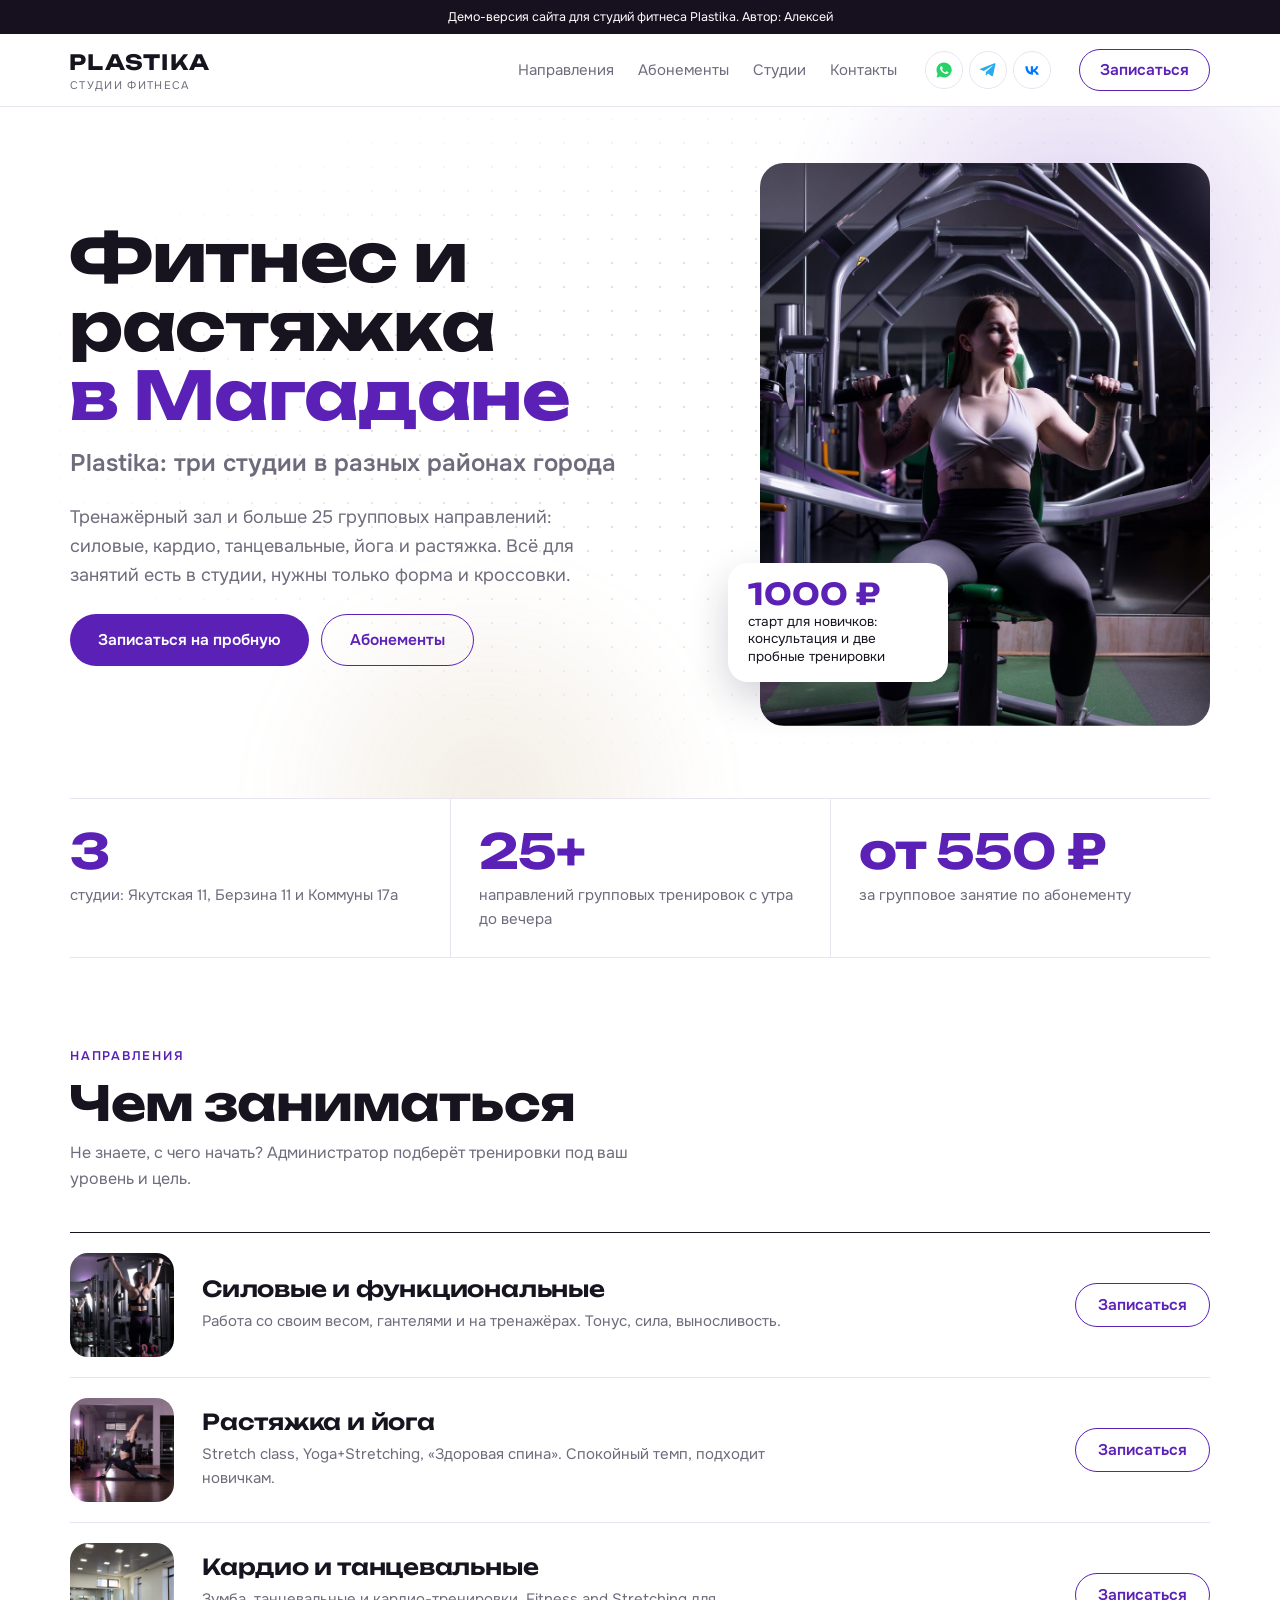
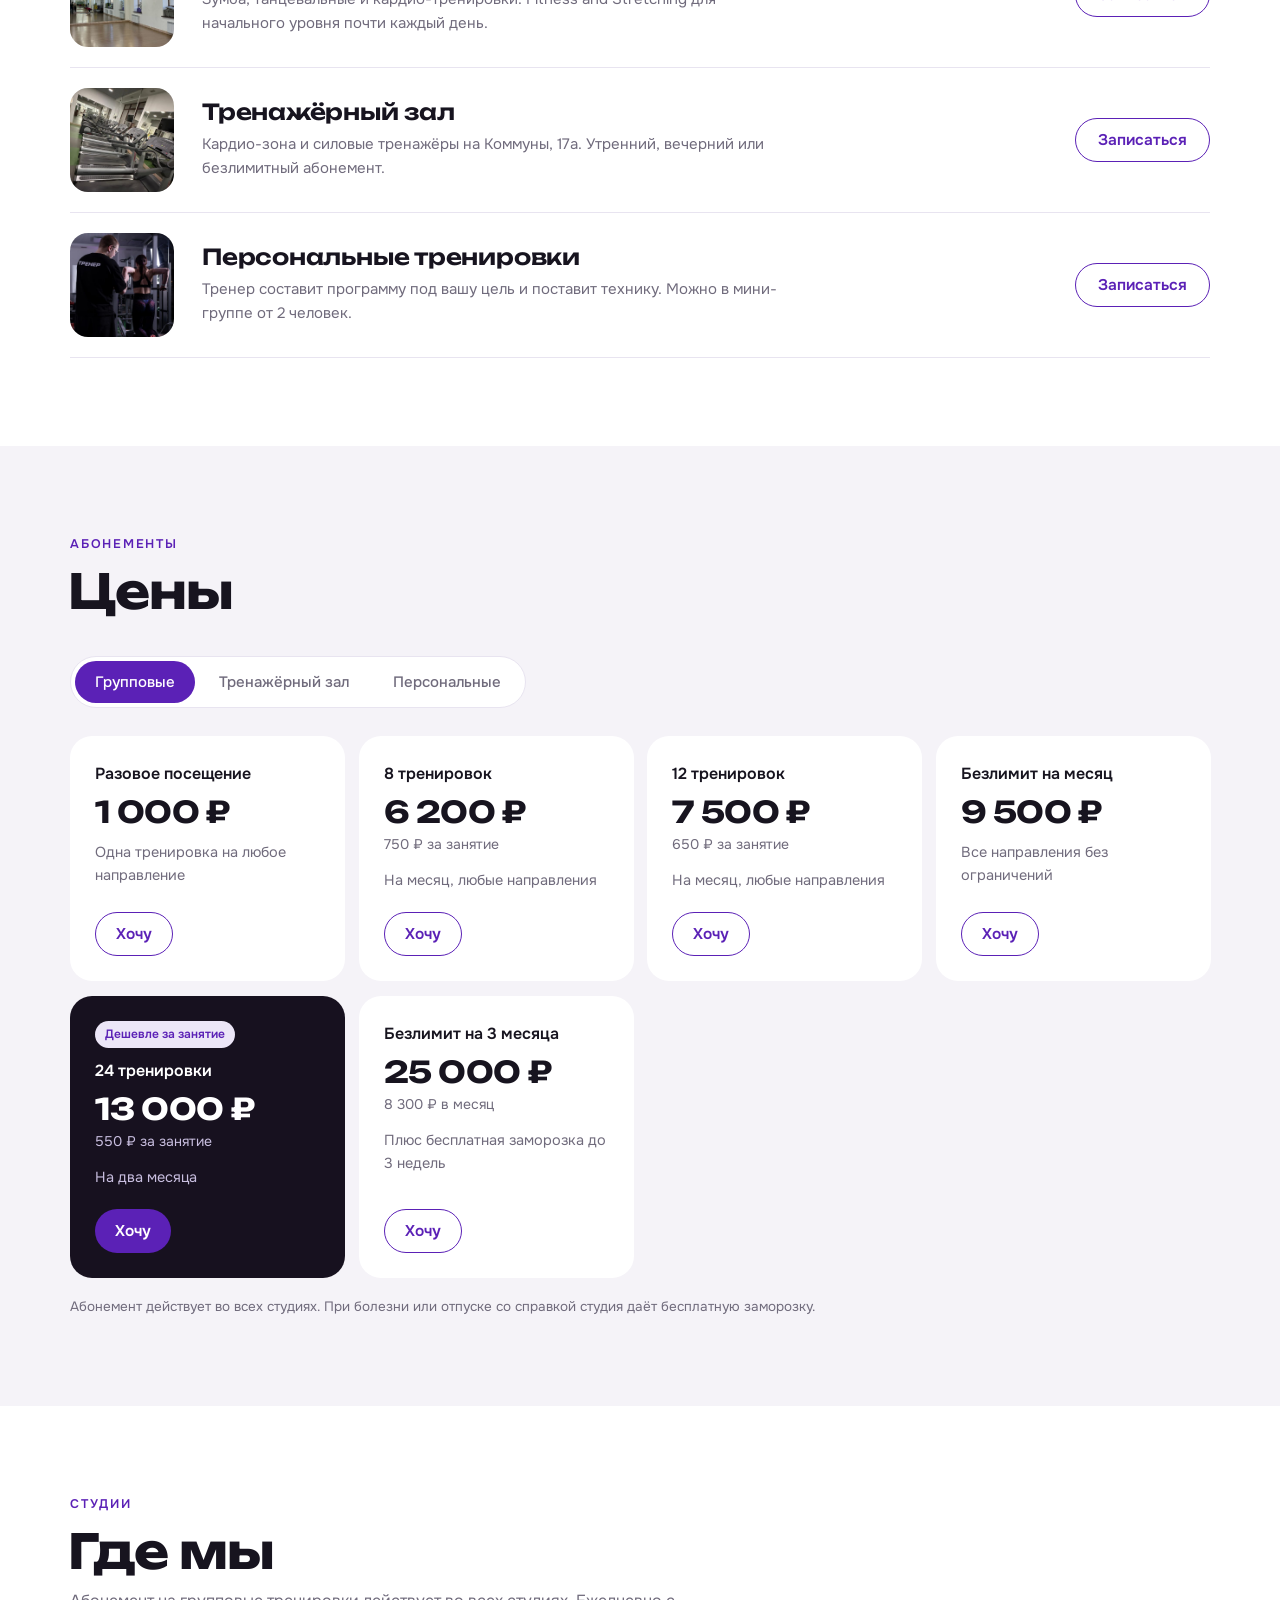
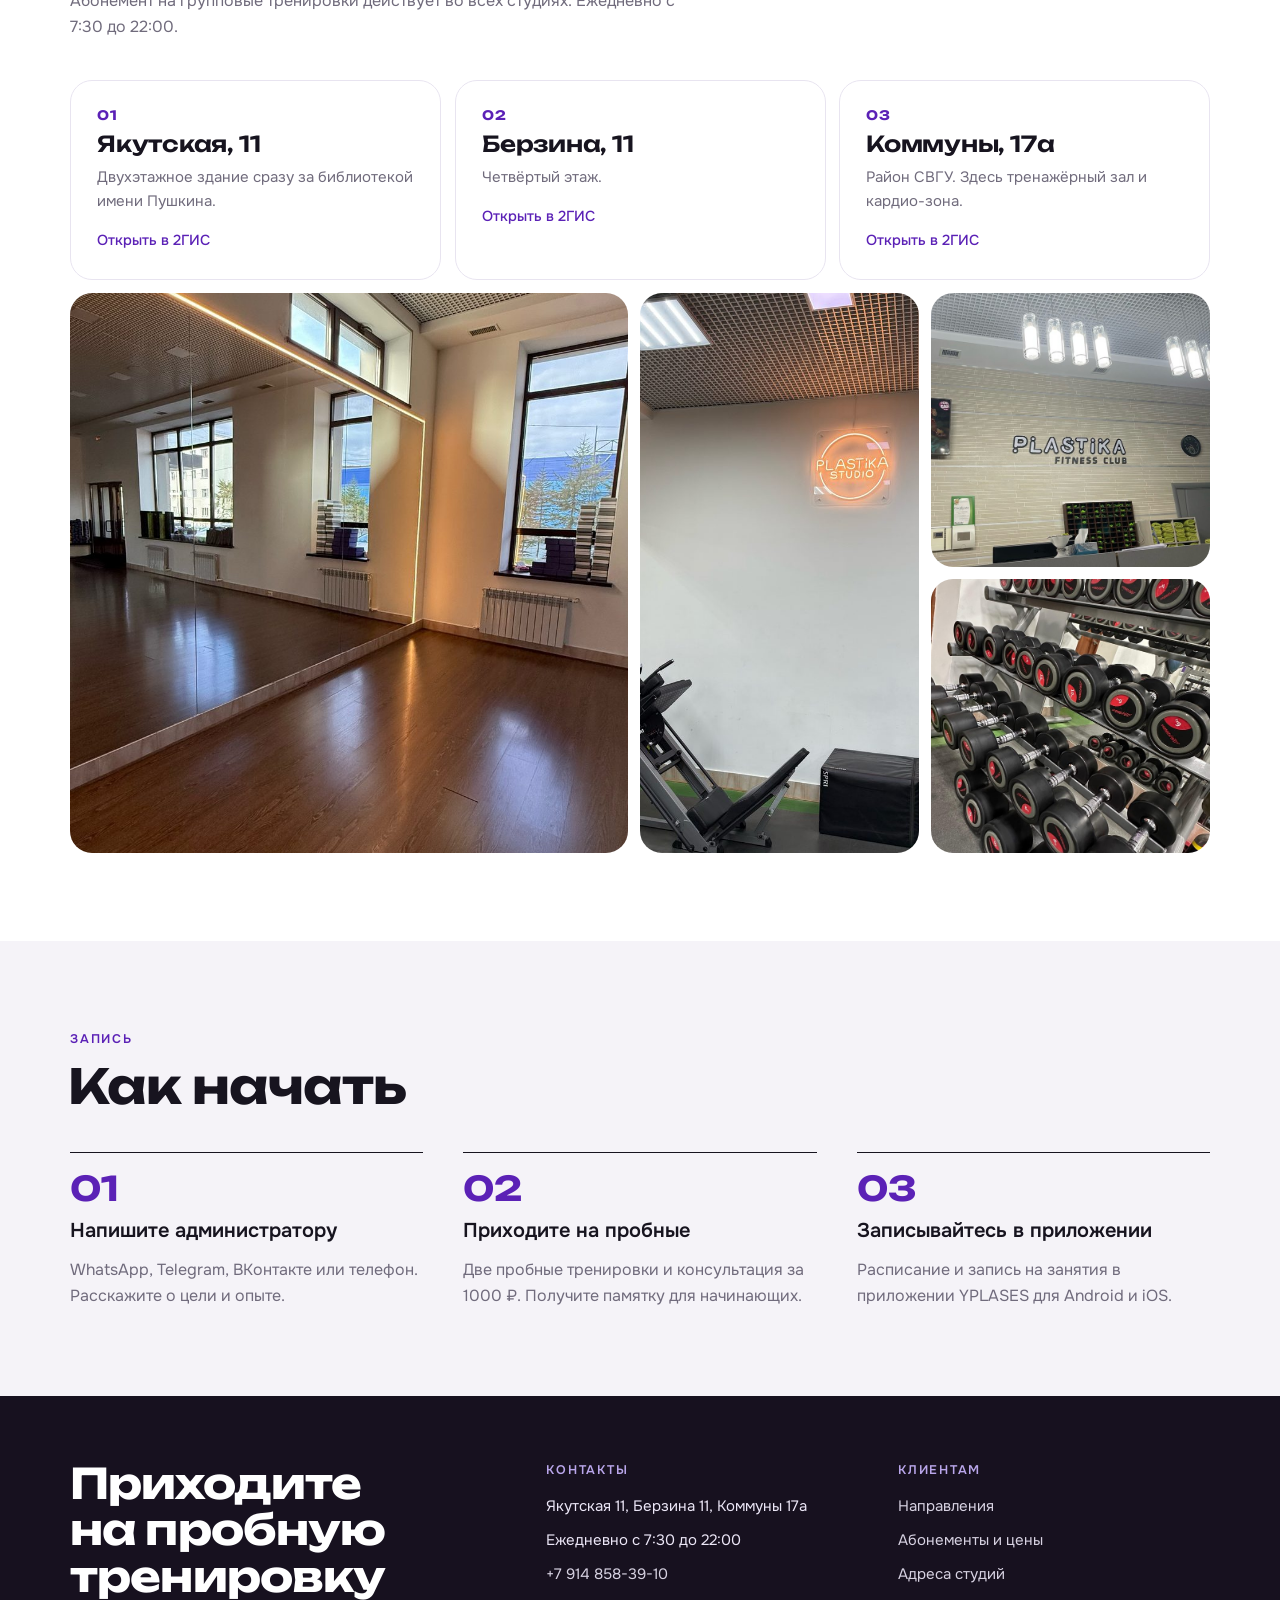
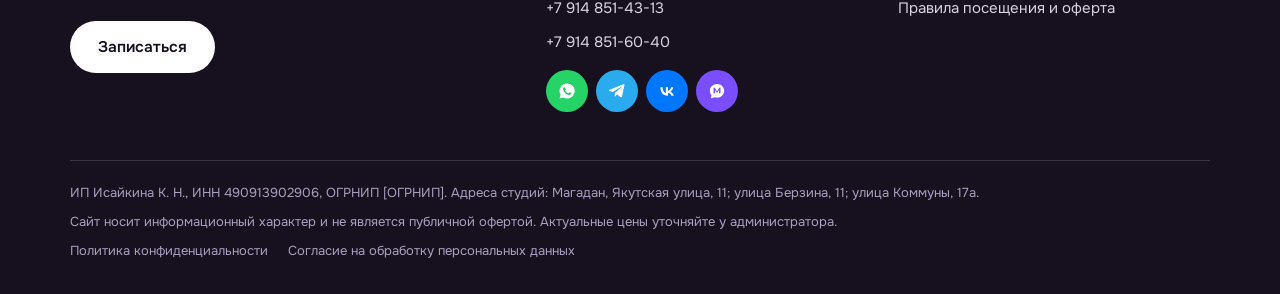
<file: index.html>
<!doctype html>
<html lang="ru">
<head>
<meta charset="utf-8">
<meta name="viewport" content="width=device-width, initial-scale=1">
<meta name="robots" content="noindex, nofollow">
<title>Plastika: фитнес и растяжка в Магадане</title>
<meta name="description" content="Студии фитнеса Plastika в Магадане: Якутская 11, Берзина 11, Коммуны 17а. Тренажёрный зал, групповые тренировки, растяжка, персональные тренировки.">
<link rel="icon" href="data:image/svg+xml,%3Csvg xmlns='http://www.w3.org/2000/svg' viewBox='0 0 32 32'%3E%3Crect width='32' height='32' rx='16' fill='%235b21b6'/%3E%3Ctext x='16' y='22' text-anchor='middle' font-family='Arial Black,Arial' font-weight='900' font-size='17' fill='%23fff'%3EP%3C/text%3E%3C/svg%3E">
<link rel="preconnect" href="https://fonts.googleapis.com">
<link rel="stylesheet" href="https://fonts.googleapis.com/css2?family=Unbounded:wght@600;700&family=Onest:wght@400;500;600&display=swap">
<style>
/* Цвета из прайса студии: фиолетовый с переходом в розовый. Белая страница, кнопки-капсулы,
   абонементы во вкладках, тёмно-фиолетовый подвал. */
:root {
  --bg: #ffffff;
  --soft: #f5f3f8;
  --ink: #17141f;
  --muted: #706b7c;
  --line: #e8e4f0;
  --accent: #5b21b6;
  --accent-deep: #45178c;
  --dark: #17111f;
  --wa: #25d366; --tg: #2aabee; --vk: #0077ff; --max: #7a4dff;
  --f: "Onest", system-ui, -apple-system, "Segoe UI", sans-serif;
  --fd: "Unbounded", "Arial Black", sans-serif;
  --wrap: 1180px;
}
* { box-sizing: border-box }
html { scroll-behavior: smooth }
body { margin: 0; background: var(--bg); color: var(--ink); font: 400 16px/1.6 var(--f); -webkit-font-smoothing: antialiased }
img { display: block; max-width: 100% }
a { color: inherit }
button { font: inherit; color: inherit }
.wrap { max-width: var(--wrap); margin: 0 auto; padding-inline: 20px }
h1, h2, h3 { margin: 0; font-weight: 700; text-wrap: balance }
h1, h2 { font-family: var(--fd); letter-spacing: -0.02em }
.ico { width: 18px; height: 18px; flex: 0 0 auto; fill: currentColor }
.eyebrow { font-size: 12.5px; letter-spacing: .14em; text-transform: uppercase; color: var(--accent); font-weight: 600 }

.demo { background: var(--dark); color: #fff; font-size: 12.5px; text-align: center; padding: 7px 16px }

header { position: sticky; top: 0; z-index: 30; background: rgba(255,255,255,.94); backdrop-filter: blur(10px); border-bottom: 1px solid var(--line) }
.bar { display: flex; align-items: center; gap: 28px; height: 72px }
.logo { text-decoration: none; display: grid; gap: 5px; line-height: 1; margin-right: auto }
.logo b { font: 700 21px var(--fd); letter-spacing: .06em; color: var(--ink); margin-left: -1px }
.logo small { font-size: 11px; color: var(--muted); letter-spacing: .12em; text-transform: uppercase }
nav { display: flex; gap: 24px; font-size: 15px }
nav a { text-decoration: none; color: var(--muted); transition: color .2s }
nav a:hover { color: var(--ink) }
.icons { display: flex; gap: 6px }
.icons a { width: 38px; height: 38px; border-radius: 50%; display: grid; place-items: center; border: 1px solid var(--line); transition: border-color .2s, transform .2s }
.icons a:hover { transform: translateY(-1px); border-color: currentColor }
.icons .wa { color: var(--wa) } .icons .tg { color: var(--tg) } .icons .vk { color: var(--vk) }
@media (max-width: 960px) { nav { display: none } .bar { gap: 12px } }
@media (max-width: 560px) { .icons .vk, .bar .pill-out { display: none } }

.pill, .pill-out { display: inline-flex; align-items: center; justify-content: center; gap: 8px; height: 52px; padding: 0 28px; border-radius: 999px; font: 600 15.5px var(--f); text-decoration: none; cursor: pointer; white-space: nowrap; transition: background .25s, color .25s, transform .15s, box-shadow .25s, border-color .25s }
.pill { background: var(--accent); color: #fff; border: 0 }
.pill:hover { background: var(--accent-deep); box-shadow: 0 10px 26px rgba(91,33,182,.28) }
.pill-out { background: transparent; color: var(--accent); border: 1.5px solid var(--accent) }
.pill-out:hover { background: var(--accent); color: #fff }
.pill:active, .pill-out:active { transform: scale(.97) }
.bar .pill-out { height: 42px; padding: 0 20px }

/* первый экран */
.hero { display: grid; grid-template-columns: minmax(0, 1.1fr) minmax(0, .9fr); gap: 56px; align-items: center; padding-block: 56px 72px }
.hero-text { display: grid; gap: 24px }
.hero h1 { font-size: clamp(38px, 5.2vw, 72px); line-height: 1.04; margin-left: -0.015em }
.hero h1 .acc { color: var(--accent) }
/* буквы заголовка тянутся к курсору: подъём и смена цвета с плавным затуханием по расстоянию */
.hero h1 { position: relative } /* offsetParent для букв: их исходные места не зависят от сдвига */
.hero h1 .w { display: inline-block; white-space: nowrap }
/* буквы рассыпаются от курсора и пружинят обратно */
.hero h1 .ch { display: inline-block; --t: 0; --dx: 0px; --dy: 0px; --r: 0deg; --from: var(--ink); --to: var(--accent);
  color: color-mix(in srgb, var(--to) calc(var(--t) * 100%), var(--from));
  transform: translate(var(--dx), var(--dy)) rotate(var(--r));
  transition: transform .6s cubic-bezier(.34,1.56,.64,1), color .4s }

/* фон первого экрана: сетка точек, свечение и подсветка точек вокруг курсора */
.hero-zone { position: relative; overflow: hidden; --mx: 70%; --my: 40% }
.hero-zone > .wrap { position: relative; z-index: 1 }
.hero-bg { position: absolute; inset: 0; pointer-events: none }
.hero-bg .dots, .hero-bg .lit { position: absolute; inset: 0; background-image: radial-gradient(circle, var(--c) 1.2px, transparent 1.6px); background-size: 24px 24px }
.hero-bg .dots { --c: rgba(23,20,31,.13); -webkit-mask: radial-gradient(ellipse 80% 70% at 60% 45%, #000 30%, transparent 75%); mask: radial-gradient(ellipse 80% 70% at 60% 45%, #000 30%, transparent 75%) }
.hero-bg .lit { --c: rgba(91,33,182,.75); -webkit-mask: radial-gradient(circle 190px at var(--mx) var(--my), #000, transparent 70%); mask: radial-gradient(circle 190px at var(--mx) var(--my), #000, transparent 70%); opacity: 0; transition: opacity .4s }
.hero-zone:hover .hero-bg .lit { opacity: 1 }
.hero-bg .glow { position: absolute; width: 640px; height: 640px; right: -120px; top: -160px; border-radius: 50%; background: radial-gradient(circle, rgba(91,33,182,.22), rgba(91,33,182,0) 65%); filter: blur(20px); animation: drift 18s ease-in-out infinite alternate }
.hero-bg .glow.two { width: 520px; height: 520px; right: auto; left: 18%; top: auto; bottom: -260px; background: radial-gradient(circle, rgba(176,141,87,.16), rgba(176,141,87,0) 65%); animation-duration: 23s; animation-direction: alternate-reverse }
@keyframes drift { 0% { transform: translate(0, 0) scale(1) } 50% { transform: translate(-60px, 40px) scale(1.08) } 100% { transform: translate(30px, 80px) scale(.95) } }

/* наклон за курсором: карточки, студии, фото первого экрана */
.tilt { transform-style: preserve-3d; will-change: transform; transition: transform .5s cubic-bezier(.2,.7,.2,1) }
.tilt.moving { transition: transform .08s linear }
.tilt::after { content: ""; position: absolute; inset: 0; border-radius: inherit; pointer-events: none; opacity: 0; transition: opacity .3s;
  background: radial-gradient(circle 220px at var(--gx, 50%) var(--gy, 50%), rgba(255,255,255,.35), transparent 60%) }
.tilt.moving::after { opacity: 1 }
.card, .studio, .shot .frame { position: relative }
.hero h1 .acc .ch { --from: var(--accent); --to: #2a0e5c }
.hero .who { margin: -6px 0 0; font: 600 clamp(19px, 2vw, 24px)/1.3 var(--f) }
.hero p { margin: 0; font-size: 18px; color: var(--muted); max-width: 31em }
.cta { display: flex; flex-wrap: wrap; gap: 12px }
.shot { position: relative; justify-self: end; width: min(100%, 450px) }
.shot .frame { border-radius: 24px; overflow: hidden; aspect-ratio: 4 / 5 }
.shot .frame img { width: 100%; height: 100%; object-fit: cover }
.tag { position: absolute; left: -32px; bottom: 44px; background: #fff; border-radius: 20px; padding: 16px 20px; display: grid; gap: 4px; box-shadow: 0 16px 40px rgba(29,18,51,.2); max-width: 220px }
.tag b { font: 700 30px/1 var(--fd); color: var(--accent) }
.tag span { font-size: 13.5px; line-height: 1.3; color: var(--ink) }
@media (max-width: 900px) {
  .hero { grid-template-columns: minmax(0, 1fr); gap: 36px; padding-block: 32px 48px }
  .shot { justify-self: center; width: min(100%, 380px) }
  .tag { left: -8px }
}

.facts { display: grid; grid-template-columns: repeat(3, minmax(0, 1fr)); border-block: 1px solid var(--line) }
.fact { padding: 28px 28px 26px; display: grid; gap: 8px; align-content: start }
.fact + .fact { border-left: 1px solid var(--line) }
.fact:first-child { padding-left: 0 }
.fact b { font: 700 clamp(32px, 3.8vw, 48px)/1 var(--fd); letter-spacing: -0.02em; color: var(--accent) }
.fact span { color: var(--muted); font-size: 15px }
@media (max-width: 720px) { .facts { grid-template-columns: minmax(0, 1fr) } .fact + .fact { border-left: 0; border-top: 1px solid var(--line) } .fact { padding-inline: 0 } }

section { padding-block: 88px }
.sec-head { display: grid; gap: 12px; margin-bottom: 40px }
.sec-head h2 { font-size: clamp(30px, 3.8vw, 48px); line-height: 1.06; margin-left: -0.045em }
.sec-head p { margin: 0; color: var(--muted); max-width: 38em }

/* направления */
.list { border-top: 1px solid var(--ink) }
.row { display: grid; grid-template-columns: 104px minmax(0, 1fr) auto; gap: 28px; align-items: center; padding-block: 20px; border-bottom: 1px solid var(--line) }
.row .ph { width: 104px; aspect-ratio: 1; border-radius: 18px; overflow: hidden; background: var(--soft) }
.row .ph img { width: 100%; height: 100%; object-fit: cover; transition: transform .6s cubic-bezier(.2,.7,.2,1) }
.row:hover .ph img { transform: scale(1.07) }
.row h3 { font: 600 clamp(18px, 1.9vw, 22px)/1.2 var(--fd); letter-spacing: -0.01em }
.row p { margin: 6px 0 0; color: var(--muted); font-size: 15px; max-width: 40em }
.row .pill-out { height: 44px; padding: 0 22px }
@media (max-width: 820px) {
  .row { grid-template-columns: 80px minmax(0, 1fr); gap: 12px 18px; align-items: start }
  .row .ph { width: 80px; grid-row: span 2 }
  .row .pill-out { justify-self: start }
}

/* абонементы: вкладки и карточки */
.prices-sec { background: var(--soft) }
.tabs { display: inline-flex; gap: 4px; padding: 4px; background: #fff; border-radius: 999px; border: 1px solid var(--line); margin-bottom: 28px; max-width: 100%; overflow-x: auto }
.tabs button { border: 0; background: transparent; height: 42px; padding: 0 20px; border-radius: 999px; font-weight: 500; font-size: 15px; cursor: pointer; white-space: nowrap; color: var(--muted); transition: background .2s, color .2s }
.tabs button[aria-selected="true"] { background: var(--accent); color: #fff }
.cards { display: grid; grid-template-columns: repeat(auto-fill, minmax(240px, 1fr)); gap: 14px }
.card { background: #fff; border-radius: 22px; padding: 24px; display: flex; flex-direction: column; align-items: flex-start; gap: 10px; border: 1px solid transparent; transition: border-color .2s, transform .2s }
.card:hover { border-color: var(--accent) }
.card.hit { background: var(--dark); color: #fff }
.card.hit .per, .card.hit p { color: #c9bfe0 }
.card .name { font-weight: 600; font-size: 16px }
.card .sum { font: 700 30px/1 var(--fd); letter-spacing: -0.02em }
.card .per { color: var(--muted); font-size: 14px; margin-top: -4px }
.card p { margin: 4px 0 0; color: var(--muted); font-size: 14.5px }
.card .badge-hit { justify-self: start; font-size: 12px; font-weight: 600; padding: 4px 10px; border-radius: 999px; background: #ece6f7; color: var(--accent) }
.card .pill, .card .pill-out { margin-top: auto; height: 44px; padding: 0 20px }
.card p { flex: 0 0 auto; margin-bottom: 10px }
.card.hit .pill-out { color: #fff; border-color: rgba(255,255,255,.5) }
.card.hit .pill-out:hover { background: #fff; color: var(--dark) }
.p-note { margin: 18px 0 0; font-size: 13.5px; color: var(--muted) }

/* студии */
.studios { display: grid; grid-template-columns: repeat(3, minmax(0, 1fr)); gap: 14px }
@media (max-width: 860px) { .studios { grid-template-columns: minmax(0, 1fr) } }
.studio { border: 1px solid var(--line); border-radius: 22px; padding: 26px; display: grid; gap: 8px; align-content: start }
.studio .n { font: 700 13px var(--fd); color: var(--accent); letter-spacing: .04em }
.studio h3 { font: 600 22px/1.2 var(--fd); letter-spacing: -0.01em }
.studio p { margin: 0; color: var(--muted); font-size: 15px }
.studio a { margin-top: 8px; font-size: 14.5px; color: var(--accent); font-weight: 500; text-decoration: none }
.studio a:hover { text-decoration: underline }

.gal { display: grid; grid-template-columns: 2fr 1fr 1fr; grid-template-rows: 1fr 1fr; gap: 12px; height: 560px; margin-top: 14px }
.gal div { border-radius: 22px; overflow: hidden; background: var(--soft) }
.gal div:first-child, .gal div:nth-child(2) { grid-row: span 2 }
.gal img { width: 100%; height: 100%; object-fit: cover; transition: transform .8s cubic-bezier(.2,.7,.2,1) }
.gal div:hover img { transform: scale(1.04) }
@media (max-width: 760px) { .gal { grid-template-columns: 1fr 1fr; grid-template-rows: 220px 220px 220px; height: auto } .gal div:first-child { grid-column: span 2; grid-row: auto } }

.steps-sec { background: var(--soft) }
.steps { display: grid; grid-template-columns: repeat(3, minmax(0, 1fr)); gap: 40px }
@media (max-width: 800px) { .steps { grid-template-columns: minmax(0, 1fr); gap: 28px } }
.step { display: grid; gap: 10px; align-content: start; border-top: 1px solid var(--ink); padding-top: 18px }
.step .n { font: 700 34px/1 var(--fd); color: var(--accent) }
.step h3 { font-size: 20px; font-weight: 600 }
.step p { margin: 0; color: var(--muted) }

footer { background: var(--dark); color: #ece7f7; padding-block: 64px 32px }
footer a { color: inherit }
.f-top { display: grid; grid-template-columns: 1.4fr 1fr 1fr; gap: 40px; align-items: start }
@media (max-width: 860px) { .f-top { grid-template-columns: minmax(0, 1fr) } }
.f-top h2 { font-size: clamp(28px, 3.4vw, 42px); line-height: 1.1; color: #fff }
.f-top .pill { margin-top: 22px; background: #fff; color: var(--dark) }
.f-top .pill:hover { background: #ece4ff }
.fcol { display: grid; gap: 10px; font-size: 15px; align-content: start }
.fcol h4 { margin: 0 0 4px; font-size: 12.5px; letter-spacing: .14em; text-transform: uppercase; color: #b9a6ea; font-weight: 600 }
.fcol a { text-decoration: none; opacity: .9 }
.fcol a:hover { opacity: 1; text-decoration: underline }
.soc { display: flex; gap: 8px; margin-top: 6px; flex-wrap: wrap }
.soc a { width: 42px; height: 42px; border-radius: 50%; display: grid; place-items: center; color: #fff; opacity: 1 }
.soc .wa { background: var(--wa) } .soc .tg { background: var(--tg) } .soc .vk { background: var(--vk) } .soc .max { background: var(--max) }
.legal { border-top: 1px solid rgba(255,255,255,.14); margin-top: 48px; padding-top: 22px; display: grid; gap: 8px; font-size: 13px; color: #a99fbf }
.legal p { margin: 0; max-width: 72em }
.legal nav { display: flex; gap: 20px; flex-wrap: wrap; font-size: 13px }
.legal nav a { color: #a99fbf }

/* окно записи */
.sheet-bg { position: fixed; inset: 0; background: rgba(29,18,51,.5); z-index: 50; opacity: 0; pointer-events: none; transition: opacity .25s }
.sheet { position: fixed; left: 50%; bottom: 0; z-index: 51; width: min(440px, 100%); transform: translate(-50%, 104%); background: #fff; border-radius: 28px 28px 0 0; padding: 22px 22px calc(22px + env(safe-area-inset-bottom, 0px)); transition: transform .35s cubic-bezier(.2,.8,.2,1) }
@media (min-width: 700px) { .sheet { bottom: 50%; border-radius: 28px; transform: translate(-50%, 60%) scale(.96); opacity: 0; transition: transform .3s cubic-bezier(.2,.8,.2,1), opacity .25s } }
.open .sheet-bg { opacity: 1; pointer-events: auto }
.sheet { pointer-events: none } .open .sheet { pointer-events: auto } /* скрытое окно не должно ловить мышь */
.open .sheet { transform: translate(-50%, 0) }
@media (min-width: 700px) { .open .sheet { transform: translate(-50%, 50%) scale(1); opacity: 1 } }
.sheet-top { display: flex; gap: 12px; align-items: start; margin-bottom: 18px }
.sheet-top b { display: block; font: 600 21px/1.25 var(--fd); margin-top: 4px }
.x { margin-left: auto; width: 36px; height: 36px; border-radius: 50%; border: 1px solid var(--line); background: #fff; cursor: pointer; font-size: 16px; line-height: 1; flex: 0 0 auto }
.via { display: grid; gap: 8px }
.via a, .via button { display: flex; align-items: center; gap: 12px; height: 54px; padding: 0 16px; border-radius: 999px; border: 1px solid var(--line); background: #fff; text-decoration: none; font-weight: 500; font-size: 16px; cursor: pointer; transition: border-color .2s, background .2s }
.via a:hover, .via button:hover { border-color: var(--accent); background: var(--soft) }
.via .badge { width: 32px; height: 32px; border-radius: 50%; display: grid; place-items: center; color: #fff }
.via .hint { margin-left: auto; color: var(--muted); font-weight: 400; font-size: 13px }
.note { font-size: 12.5px; color: var(--muted); margin: 14px 0 0 }
.note a { color: var(--muted) }
.toast { position: fixed; left: 50%; top: 18px; transform: translate(-50%, -80px); background: var(--ink); color: #fff; padding: 10px 18px; border-radius: 999px; z-index: 60; font-size: 14px; transition: transform .3s }
.toast.on { transform: translate(-50%, 0) }

.mbar { display: none }
@media (max-width: 680px) {
  .mbar { display: flex; gap: 8px; position: fixed; left: 12px; right: 12px; bottom: calc(env(safe-area-inset-bottom, 0px) + 12px); z-index: 40 }
  .mbar .pill { flex: 1; height: 54px; box-shadow: 0 10px 28px rgba(0,0,0,.22) }
  .mbar .sq { flex: 0 0 54px; height: 54px; border-radius: 50%; display: grid; place-items: center; color: #fff; box-shadow: 0 10px 28px rgba(0,0,0,.22) }
  footer { padding-bottom: 100px }
}

.js .rise { opacity: 0; transform: translateY(20px); transition: opacity .7s ease, transform .7s cubic-bezier(.2,.7,.2,1) }
.js .rise.in { opacity: 1; transform: none }
@keyframes up { from { opacity: 0; transform: translateY(24px) } to { opacity: 1; transform: none } }
@keyframes zoom { from { opacity: 0; transform: scale(1.08) } to { opacity: 1; transform: none } }
.hero-text > * { animation: up .8s cubic-bezier(.2,.7,.2,1) both }
.hero-text > *:nth-child(2) { animation-delay: .08s } .hero-text > *:nth-child(3) { animation-delay: .16s } .hero-text > *:nth-child(4) { animation-delay: .24s }
.shot .frame img { animation: zoom 1.2s cubic-bezier(.2,.7,.2,1) both }
.tag { animation: up .8s cubic-bezier(.2,.7,.2,1) .7s both }
@media (prefers-reduced-motion: reduce) {
  *, *::before, *::after { animation: none !important; transition: none !important }
  .js .rise { opacity: 1; transform: none }
}
:focus-visible { outline: 2px solid var(--accent); outline-offset: 3px }
</style>
</head>
<body>

<svg width="0" height="0" style="position:absolute" aria-hidden="true">
  <symbol id="i-wa" viewBox="0 0 24 24"><path d="M12 2a9.9 9.9 0 0 0-8.5 15L2 22l5.2-1.4A10 10 0 1 0 12 2Zm5.4 14c-.2.6-1.3 1.2-1.8 1.3-.5 0-1 .2-3.2-.7-2.7-1.1-4.4-3.9-4.6-4.1-.1-.2-1.1-1.5-1.1-2.8 0-1.4.7-2 1-2.3.2-.3.5-.3.7-.3h.5c.2 0 .4 0 .6.5l.8 2c.1.2.1.4 0 .5l-.3.5-.4.4c-.1.1-.3.3-.1.6.2.3.8 1.2 1.6 1.9 1.1 1 2 1.3 2.3 1.4.3.2.5.1.6 0l.9-1c.2-.3.4-.2.6-.1l1.9.9c.3.1.5.2.5.3.1.2.1.8-.1 1.4Z"/></symbol>
  <symbol id="i-tg" viewBox="0 0 24 24"><path d="m21.9 4.4-3.2 15c-.2 1.1-.9 1.3-1.7.8l-4.8-3.5-2.3 2.2c-.3.3-.5.5-1 .5l.3-4.9 8.9-8c.4-.4-.1-.6-.6-.2l-11 6.9-4.7-1.5c-1-.3-1-1 .2-1.5L20.5 3c.9-.3 1.7.2 1.4 1.4Z"/></symbol>
  <symbol id="i-vk" viewBox="0 0 24 24"><path d="M12.9 18.2C6.8 18.2 3.3 14 3.1 7h3.1c.1 5.1 2.4 7.3 4.2 7.7V7h2.9v4.4c1.8-.2 3.7-2.2 4.3-4.4h2.9a8.6 8.6 0 0 1-3.9 5.6 9 9 0 0 1 4.6 5.6h-3.2a5.6 5.6 0 0 0-4.7-4v4h-.4Z"/></symbol>
  <symbol id="i-max" viewBox="0 0 24 24"><path d="M12 2.5c-5.4 0-9.5 3.9-9.5 9.1 0 2.3.8 4.4 2.2 6l-.7 3.4c-.1.5.4.9.9.7l3.4-1.5c1.1.4 2.4.6 3.7.6 5.4 0 9.5-3.9 9.5-9.2S17.4 2.5 12 2.5Zm4.6 12.6h-1.9V10.6l-2 3.4h-1.4l-2-3.4v4.5H7.4V7.8h1.7l2.9 4.9 2.9-4.9h1.7v7.3Z"/></symbol>
  <symbol id="i-tel" viewBox="0 0 24 24"><path d="M6.6 10.8a15.1 15.1 0 0 0 6.6 6.6l2.2-2.2c.3-.3.7-.4 1-.2 1.1.4 2.3.6 3.6.6.6 0 1 .4 1 1V20c0 .6-.4 1-1 1A17 17 0 0 1 3 4c0-.6.4-1 1-1h3.5c.6 0 1 .4 1 1 0 1.2.2 2.4.6 3.6.1.3 0 .7-.2 1l-2.3 2.2Z"/></symbol>
</svg>

<div class="demo">Демо-версия сайта для студий фитнеса Plastika. Автор: Алексей</div>

<header>
  <div class="wrap bar">
    <a class="logo" href="#top"><b>PLASTIKA</b><small>студии фитнеса</small></a>
    <nav aria-label="Разделы"><a href="#dirs">Направления</a><a href="#prices">Абонементы</a><a href="#studios">Студии</a><a href="#contacts">Контакты</a></nav>
    <div class="icons">
      <a class="wa" href="https://wa.me/79148583910" target="_blank" rel="noopener" aria-label="WhatsApp"><svg class="ico"><use href="#i-wa"/></svg></a>
      <a class="tg" href="https://t.me/+79148583910" target="_blank" rel="noopener" aria-label="Telegram"><svg class="ico"><use href="#i-tg"/></svg></a>
      <a class="vk" href="https://vk.com/plastikamagadan" target="_blank" rel="noopener" aria-label="ВКонтакте"><svg class="ico"><use href="#i-vk"/></svg></a>
    </div>
    <button class="pill-out" type="button" data-book="Пробная тренировка">Записаться</button>
  </div>
</header>

<main id="top">
  <div class="hero-zone">
  <div class="hero-bg" aria-hidden="true"><div class="dots"></div><div class="lit"></div><div class="glow"></div><div class="glow two"></div></div>
  <div class="wrap hero">
    <div class="hero-text">
      <h1>Фитнес и растяжка <span class="acc">в&nbsp;Магадане</span></h1>
      <p class="who">Plastika: три студии в разных районах города</p>
      <p>Тренажёрный зал и больше 25 групповых направлений: силовые, кардио, танцевальные, йога и растяжка. Всё для занятий есть в студии, нужны только форма и кроссовки.</p>
      <div class="cta">
        <button class="pill" type="button" data-book="Пробная тренировка">Записаться на пробную</button>
        <a class="pill-out" href="#prices">Абонементы</a>
      </div>
    </div>
    <div class="shot">
      <div class="frame"><img src="img/hero.jpg" alt="Тренировка в студии Plastika"></div>
      <div class="tag"><b>1000 ₽</b><span>старт для новичков: консультация и две пробные тренировки</span></div>
    </div>
  </div>
  </div>

  <div class="wrap">
    <div class="facts">
      <div class="fact rise"><b>3</b><span>студии: Якутская 11, Берзина 11 и Коммуны 17а</span></div>
      <div class="fact rise"><b>25+</b><span>направлений групповых тренировок с утра до вечера</span></div>
      <div class="fact rise"><b>от 550 ₽</b><span>за групповое занятие по абонементу</span></div>
    </div>
  </div>

  <section id="dirs">
    <div class="wrap">
      <div class="sec-head rise"><span class="eyebrow">Направления</span><h2 style="margin-left:-0.02em">Чем заниматься</h2><p>Не знаете, с чего начать? Администратор подберёт тренировки под ваш уровень и цель.</p></div>
      <div class="list" id="list"></div>
    </div>
  </section>

  <section class="prices-sec" id="prices">
    <div class="wrap">
      <div class="sec-head rise"><span class="eyebrow">Абонементы</span><h2>Цены</h2></div>
      <div class="tabs" role="tablist" id="tabs"></div>
      <div class="cards" id="cards"></div>
      <p class="p-note" id="pnote"></p>
    </div>
  </section>

  <section id="studios">
    <div class="wrap">
      <div class="sec-head rise"><span class="eyebrow">Студии</span><h2>Где мы</h2><p>Абонемент на групповые тренировки действует во всех студиях. Ежедневно с 7:30 до 22:00.</p></div>
      <div class="studios">
        <div class="studio rise"><span class="n">01</span><h3>Якутская, 11</h3><p>Двухэтажное здание сразу за библиотекой имени Пушкина.</p><a href="https://2gis.ru/magadan/search/Plastika%20%D0%AF%D0%BA%D1%83%D1%82%D1%81%D0%BA%D0%B0%D1%8F%2011" target="_blank" rel="noopener">Открыть в 2ГИС</a></div>
        <div class="studio rise"><span class="n">02</span><h3>Берзина, 11</h3><p>Четвёртый этаж.</p><a href="https://2gis.ru/magadan/search/Plastika%20%D0%91%D0%B5%D1%80%D0%B7%D0%B8%D0%BD%D0%B0%2011" target="_blank" rel="noopener">Открыть в 2ГИС</a></div>
        <div class="studio rise"><span class="n">03</span><h3>Коммуны, 17а</h3><p>Район СВГУ. Здесь тренажёрный зал и кардио-зона.</p><a href="https://2gis.ru/magadan/firm/70000001099117716" target="_blank" rel="noopener">Открыть в 2ГИС</a></div>
      </div>
      <div class="gal rise">
        <div><img src="img/g_hall.jpg" alt="Зал для групповых тренировок" loading="lazy"></div>
        <div><img src="img/g_cardio.jpg" alt="Тренажёрный зал" loading="lazy"></div>
        <div><img src="img/g_desk.jpg" alt="Стойка администратора" loading="lazy"></div>
        <div><img src="img/g_free.jpg" alt="Гантели" loading="lazy"></div>
      </div>
    </div>
  </section>

  <section class="steps-sec" id="how">
    <div class="wrap">
      <div class="sec-head rise"><span class="eyebrow">Запись</span><h2>Как начать</h2></div>
      <div class="steps">
        <div class="step rise"><span class="n">01</span><h3>Напишите администратору</h3><p>WhatsApp, Telegram, ВКонтакте или телефон. Расскажите о цели и опыте.</p></div>
        <div class="step rise"><span class="n">02</span><h3>Приходите на пробные</h3><p>Две пробные тренировки и консультация за 1000 ₽. Получите памятку для начинающих.</p></div>
        <div class="step rise"><span class="n">03</span><h3>Записывайтесь в приложении</h3><p>Расписание и запись на занятия в приложении YPLASES для Android и iOS.</p></div>
      </div>
    </div>
  </section>
</main>

<footer id="contacts">
  <div class="wrap">
    <div class="f-top">
      <div>
        <h2>Приходите на пробную тренировку</h2>
        <button class="pill" type="button" data-book="Пробная тренировка">Записаться</button>
      </div>
      <div class="fcol">
        <h4>Контакты</h4>
        <span>Якутская 11, Берзина 11, Коммуны 17а</span>
        <span>Ежедневно с 7:30 до 22:00</span>
        <a href="tel:+79148583910">+7 914 858-39-10</a>
        <a href="tel:+79148514313">+7 914 851-43-13</a>
        <a href="tel:+79148516040">+7 914 851-60-40</a>
        <div class="soc">
          <a class="wa" href="https://wa.me/79148583910" target="_blank" rel="noopener" aria-label="WhatsApp"><svg class="ico"><use href="#i-wa"/></svg></a>
          <a class="tg" href="https://t.me/+79148583910" target="_blank" rel="noopener" aria-label="Telegram"><svg class="ico"><use href="#i-tg"/></svg></a>
          <a class="vk" href="https://vk.com/plastikamagadan" target="_blank" rel="noopener" aria-label="ВКонтакте"><svg class="ico"><use href="#i-vk"/></svg></a>
          <a class="max" href="https://max.ru/join/oobX03cJkWRuX25COa7GzCEaf3hq2TG1lyISuX0TzFI" target="_blank" rel="noopener" aria-label="Канал в MAX"><svg class="ico"><use href="#i-max"/></svg></a>
        </div>
      </div>
      <div class="fcol">
        <h4>Клиентам</h4>
        <a href="#dirs">Направления</a>
        <a href="#prices">Абонементы и цены</a>
        <a href="#studios">Адреса студий</a>
        <a href="https://taplink.cc/plastika_studio_magadan" target="_blank" rel="noopener">Правила посещения и оферта</a>
      </div>
    </div>
    <div class="legal">
      <p>ИП Исайкина К. Н., ИНН 490913902906, ОГРНИП [ОГРНИП]. Адреса студий: Магадан, Якутская улица, 11; улица Берзина, 11; улица Коммуны, 17а.</p>
      <p>Сайт носит информационный характер и не является публичной офертой. Актуальные цены уточняйте у администратора.</p>
      <nav aria-label="Документы"><a href="privacy.html">Политика конфиденциальности</a><a href="consent.html">Согласие на обработку персональных данных</a></nav>
    </div>
  </div>
</footer>

<div class="mbar">
  <button class="pill" type="button" data-book="Пробная тренировка">Записаться</button>
  <a class="sq" style="background:var(--wa)" href="https://wa.me/79148583910" target="_blank" rel="noopener" aria-label="WhatsApp"><svg class="ico"><use href="#i-wa"/></svg></a>
  <a class="sq" style="background:var(--ink)" href="tel:+79148583910" aria-label="Позвонить"><svg class="ico"><use href="#i-tel"/></svg></a>
</div>

<div id="order" aria-hidden="true">
  <div class="sheet-bg" data-close></div>
  <div class="sheet" role="dialog" aria-modal="true" aria-labelledby="o-name">
    <div class="sheet-top">
      <div><span class="eyebrow">Запись</span><b id="o-name"></b></div>
      <button class="x" data-close aria-label="Закрыть">&#x2715;</button>
    </div>
    <div class="via">
      <a id="o-wa" target="_blank" rel="noopener"><span class="badge" style="background:var(--wa)"><svg class="ico"><use href="#i-wa"/></svg></span>WhatsApp<span class="hint">текст уже готов</span></a>
      <button id="o-tg" type="button"><span class="badge" style="background:var(--tg)"><svg class="ico"><use href="#i-tg"/></svg></span>Telegram<span class="hint">скопируем текст</span></button>
      <button id="o-vk" type="button"><span class="badge" style="background:var(--vk)"><svg class="ico"><use href="#i-vk"/></svg></span>ВКонтакте<span class="hint">скопируем текст</span></button>
      <a href="tel:+79148583910"><span class="badge" style="background:var(--ink)"><svg class="ico"><use href="#i-tel"/></svg></span>Позвонить<span class="hint">+7 914 858-39-10</span></a>
    </div>
    <p class="note">Записываясь, вы соглашаетесь с <a href="privacy.html">политикой конфиденциальности</a> и <a href="consent.html">обработкой персональных данных</a>.</p>
  </div>
</div>
<div class="toast" id="toast"></div>

<script>
document.documentElement.classList.add("js");
// Заголовок по буквам: только там, где есть мышь и не просили меньше анимации
(function magnet() {
  const h = document.querySelector(".hero h1");
  if (!matchMedia("(hover: hover) and (pointer: fine)").matches || matchMedia("(prefers-reduced-motion: reduce)").matches) return;
  h.setAttribute("aria-label", h.textContent.replace(/ /g, " "));
  const split = node => {
    for (const n of [...node.childNodes]) {
      if (n.nodeType === 1) { split(n); continue }
      const frag = document.createDocumentFragment();
      n.textContent.split(/( )/).forEach(part => {
        if (part === " ") return frag.append(" ");
        if (!part) return;
        const w = document.createElement("span"); w.className = "w"; w.setAttribute("aria-hidden", "true");
        for (const c of part) { const s = document.createElement("span"); s.className = "ch"; s.textContent = c; w.append(s) }
        frag.append(w);
      });
      n.replaceWith(frag);
    }
  };
  split(h);
  const chars = [...h.querySelectorAll(".ch")];
  const R = 130, PUSH = 34; // радиус влияния курсора и максимальный разлёт, px
  // центры букв от левого верха h1 по offset*: сдвиг transform на них не влияет, нет дрожания
  let base = [];
  const measure = () => { base = chars.map(c => [c.offsetLeft + c.offsetWidth / 2, c.offsetTop + c.offsetHeight / 2]) };
  measure();
  addEventListener("resize", measure);
  document.fonts && document.fonts.ready.then(measure);
  let mx = -1e4, my = -1e4, raf = 0;
  const draw = () => {
    raf = 0;
    const hb = h.getBoundingClientRect();
    chars.forEach((c, i) => {
      const vx = hb.left + base[i][0] - mx, vy = hb.top + base[i][1] - my;
      const d = Math.hypot(vx, vy) || 1;
      const t = d < R ? (1 - d / R) ** 2 : 0;
      c.style.setProperty("--t", Math.min(1, t * 1.6).toFixed(3));
      c.style.setProperty("--dx", (vx / d * t * PUSH).toFixed(1) + "px");
      c.style.setProperty("--dy", (vy / d * t * PUSH).toFixed(1) + "px");
      c.style.setProperty("--r", ((i % 2 ? 1 : -1) * t * 18).toFixed(1) + "deg");
    });
  };
  const zone = document.querySelector(".hero-zone");
  zone.addEventListener("mousemove", e => {
    mx = e.clientX; my = e.clientY; raf ||= requestAnimationFrame(draw);
    const zb = zone.getBoundingClientRect();
    zone.style.setProperty("--mx", e.clientX - zb.left + "px");
    zone.style.setProperty("--my", e.clientY - zb.top + "px");
  });
  zone.addEventListener("mouseleave", () => { mx = my = -1e4; raf ||= requestAnimationFrame(draw) });

  // наклон карточек за курсором с бликом
  const MAXDEG = 7;
  const tiltOn = el => {
    el.classList.add("tilt");
    el.addEventListener("mousemove", e => {
      const b = el.getBoundingClientRect();
      const px = (e.clientX - b.left) / b.width, py = (e.clientY - b.top) / b.height;
      el.classList.add("moving");
      el.style.transform = `perspective(900px) rotateX(${((.5 - py) * MAXDEG).toFixed(2)}deg) rotateY(${((px - .5) * MAXDEG).toFixed(2)}deg) translateZ(0)`;
      el.style.setProperty("--gx", px * 100 + "%");
      el.style.setProperty("--gy", py * 100 + "%");
    });
    el.addEventListener("mouseleave", () => { el.classList.remove("moving"); el.style.transform = "" });
  };
  document.querySelectorAll(".studio, .shot .frame").forEach(tiltOn);
  // карточки цен перерисовываются при смене вкладки: вешаем заново
  new MutationObserver(() => document.querySelectorAll("#cards .card:not(.tilt)").forEach(tiltOn))
    .observe(document.getElementById("cards"), { childList: true });
  document.querySelectorAll("#cards .card").forEach(tiltOn);
})();
// Направления: с Taplink студии. Цены: из прайс-листа студии в 2ГИС (обновлён 2026).
const DIRS = [
  { img: "power.jpg", name: "Силовые и функциональные", text: "Работа со своим весом, гантелями и на тренажёрах. Тонус, сила, выносливость." },
  { img: "stretch.jpg", name: "Растяжка и йога", text: "Stretch class, Yoga+Stretching, «Здоровая спина». Спокойный темп, подходит новичкам." },
  { img: "dance.jpg", name: "Кардио и танцевальные", text: "Зумба, танцевальные и кардио-тренировки. Fitness and Stretching для начального уровня почти каждый день." },
  { img: "gym.jpg", name: "Тренажёрный зал", text: "Кардио-зона и силовые тренажёры на Коммуны, 17а. Утренний, вечерний или безлимитный абонемент." },
  { img: "personal.jpg", name: "Персональные тренировки", text: "Тренер составит программу под вашу цель и поставит технику. Можно в мини-группе от 2 человек." },
];
const PRICES = {
  "Групповые": { note: "Абонемент действует во всех студиях. При болезни или отпуске со справкой студия даёт бесплатную заморозку.", items: [
    { name: "Разовое посещение", sum: 1000, text: "Одна тренировка на любое направление" },
    { name: "8 тренировок", sum: 6200, per: "750 ₽ за занятие", text: "На месяц, любые направления" },
    { name: "12 тренировок", sum: 7500, per: "650 ₽ за занятие", text: "На месяц, любые направления" },
    { name: "Безлимит на месяц", sum: 9500, text: "Все направления без ограничений" },
    { name: "24 тренировки", sum: 13000, per: "550 ₽ за занятие", text: "На два месяца", hit: "Дешевле за занятие" },
    { name: "Безлимит на 3 месяца", sum: 25000, per: "8 300 ₽ в месяц", text: "Плюс бесплатная заморозка до 3 недель" },
  ] },
  "Тренажёрный зал": { note: "Утро с 7:30 до 16:00, вечер с 16:00 до 22:00. Есть абонементы на 3, 6 и 12 месяцев: на год утренний выходит 3 300 ₽ в месяц.", items: [
    { name: "Утро, месяц", sum: 4500, text: "С 7:30 до 16:00" },
    { name: "Вечер, месяц", sum: 5500, text: "С 16:00 до 22:00" },
    { name: "Безлимит, месяц", sum: 7000, text: "Зал без ограничений по времени", hit: "В любое время" },
    { name: "Разовое посещение", sum: 700, text: "Без абонемента" },
  ] },
  "Персональные": { note: "Для персональных тренировок в зале нужен действующий абонемент в тренажёрный зал.", items: [
    { name: "Персональная тренировка", sum: 2000, text: "Один на один с тренером" },
    { name: "8 персональных", sum: 13500, per: "1 650 ₽ за занятие", text: "В тренажёрном зале" },
    { name: "Мини-группа", sum: 1200, from: true, per: "за человека", text: "От 2 до 5 человек с тренером" },
    { name: "Вводная тренировка", sum: 1500, text: "Цели, техника, план на первые занятия", hit: "Для новичков" },
  ] },
};
const WA = "79148583910";
const rub = n => n.toLocaleString("ru-RU") + " ₽";

document.getElementById("list").innerHTML = DIRS.map(s => `
  <div class="row rise">
    <div class="ph"><img src="img/${s.img}" alt="" loading="lazy"></div>
    <div><h3>${s.name}</h3><p>${s.text}</p></div>
    <button class="pill-out" type="button" data-book="${s.name}">Записаться</button>
  </div>`).join("");

const tabs = document.getElementById("tabs");
tabs.innerHTML = Object.keys(PRICES).map((k, i) => `<button role="tab" aria-selected="${i === 0}" data-tab="${k}">${k}</button>`).join("");
function showTab(k) {
  tabs.querySelectorAll("button").forEach(b => b.setAttribute("aria-selected", b.dataset.tab === k));
  const t = PRICES[k];
  document.getElementById("cards").innerHTML = t.items.map(c => `
    <div class="card${c.hit ? " hit" : ""}">
      ${c.hit ? `<span class="badge-hit">${c.hit}</span>` : ""}
      <span class="name">${c.name}</span>
      <span class="sum">${c.from ? "от " : ""}${rub(c.sum)}</span>
      ${c.per ? `<span class="per">${c.per}</span>` : ""}
      <p>${c.text}</p>
      <button class="${c.hit ? "pill" : "pill-out"}" type="button" data-book="${k}: ${c.name.toLowerCase()}">Хочу</button>
    </div>`).join("");
  document.getElementById("pnote").textContent = t.note;
}
tabs.addEventListener("click", e => { const b = e.target.closest("[data-tab]"); if (b) showTab(b.dataset.tab) });
showTab("Групповые");

const io = "IntersectionObserver" in window ? new IntersectionObserver(es => es.forEach(e => {
  if (e.isIntersecting) { e.target.classList.add("in"); io.unobserve(e.target) }
}), { threshold: .12 }) : null;
document.querySelectorAll(".rise").forEach(el => io ? io.observe(el) : el.classList.add("in"));

const box = document.getElementById("order");
let msg = "";
function toast(t) { const el = document.getElementById("toast"); el.textContent = t; el.classList.add("on"); setTimeout(() => el.classList.remove("on"), 2200) }
async function copyText() { try { await navigator.clipboard.writeText(msg); return true } catch { return false } }
function openBook(what) {
  msg = what === "Пробная тренировка" ? "Здравствуйте! Хочу прийти на пробную тренировку." : `Здравствуйте! Хочу записаться: ${what}.`;
  document.getElementById("o-name").textContent = what;
  document.getElementById("o-wa").href = `https://wa.me/${WA}?text=${encodeURIComponent(msg)}`;
  box.classList.add("open"); box.setAttribute("aria-hidden", "false");
}
function closeBook() { box.classList.remove("open"); box.setAttribute("aria-hidden", "true") }
document.addEventListener("click", e => {
  const b = e.target.closest("[data-book]"); if (b) return openBook(b.dataset.book);
  if (e.target.closest("[data-close]")) closeBook();
});
document.addEventListener("keydown", e => { if (e.key === "Escape") closeBook() });
// Telegram и ВК не подставляют текст по ссылке: копируем его и открываем чат
for (const [id, url] of [["o-tg", "https://t.me/+79148583910"], ["o-vk", "https://vk.com/plastikamagadan"]]) {
  document.getElementById(id).addEventListener("click", async () => {
    toast(await copyText() ? "Текст скопирован, вставьте его в чат" : "Напишите, на какую тренировку хотите прийти");
    window.open(url, "_blank", "noopener");
  });
}
</script>
<script>
(function(){try{
  var s='plastika';
  if(location.search.indexOf('me')>-1)localStorage.setItem('own','1');
  if(localStorage.getItem('own')||location.hostname!=='sites49.github.io')return;
  var d=new Date(Date.now()+11*36e5).toISOString().slice(0,10);
  ['all',d].forEach(function(k){fetch('https://abacus.jasoncameron.dev/hit/sites49/'+s+'-'+k,{mode:'cors'}).catch(function(){})});
}catch(e){}})();
</script>
</body>
</html>
</file>
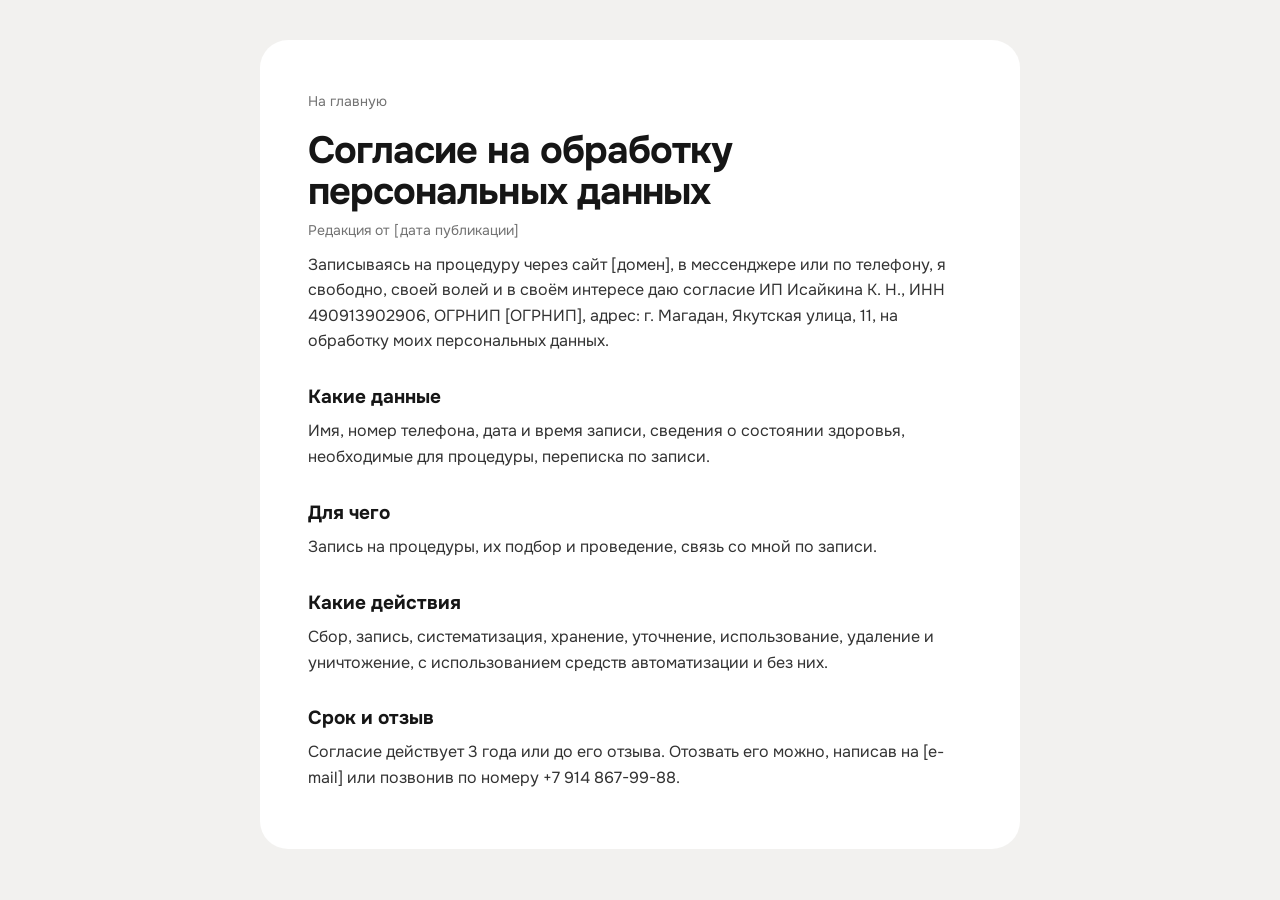
<file: consent.html>
<!doctype html>
<html lang="ru">
<head>
<meta charset="utf-8">
<meta name="viewport" content="width=device-width, initial-scale=1">
<meta name="robots" content="noindex, nofollow">
<title>Согласие на обработку персональных данных | Студии фитнеса Plastika</title>
<link rel="icon" href="data:image/svg+xml,%3Csvg xmlns='http://www.w3.org/2000/svg' viewBox='0 0 32 32'%3E%3Crect width='32' height='32' rx='16' fill='%235b21b6'/%3E%3Ctext x='16' y='22' text-anchor='middle' font-family='Arial Black,Arial' font-weight='900' font-size='17' fill='%23fff'%3EP%3C/text%3E%3C/svg%3E">
<link rel="stylesheet" href="https://fonts.googleapis.com/css2?family=Onest:wght@400;600;700&display=swap">
<link rel="stylesheet" href="doc.css">
</head>
<body>
<main class="doc">
  <a class="back" href="index.html">На главную</a>
  <h1>Согласие на обработку персональных данных</h1>
  <p class="upd">Редакция от [дата публикации]</p>

  <p>Записываясь на процедуру через сайт [домен], в мессенджере или по телефону, я свободно, своей волей и в своём
  интересе даю согласие ИП Исайкина К. Н., ИНН 490913902906, ОГРНИП [ОГРНИП], адрес:
  г. Магадан, Якутская улица, 11, на обработку моих персональных данных.</p>

  <h2>Какие данные</h2>
  <p>Имя, номер телефона, дата и время записи, сведения о состоянии здоровья, необходимые для процедуры, переписка по записи.</p>

  <h2>Для чего</h2>
  <p>Запись на процедуры, их подбор и проведение, связь со мной по записи.</p>

  <h2>Какие действия</h2>
  <p>Сбор, запись, систематизация, хранение, уточнение, использование, 
  удаление и уничтожение, с использованием средств автоматизации и без них.</p>

  <h2>Срок и отзыв</h2>
  <p>Согласие действует 3 года или до его отзыва. Отозвать его можно, написав на [e-mail] или позвонив
  по номеру +7 914 867-99-88.</p>
</main>
</body>
</html>
</file>
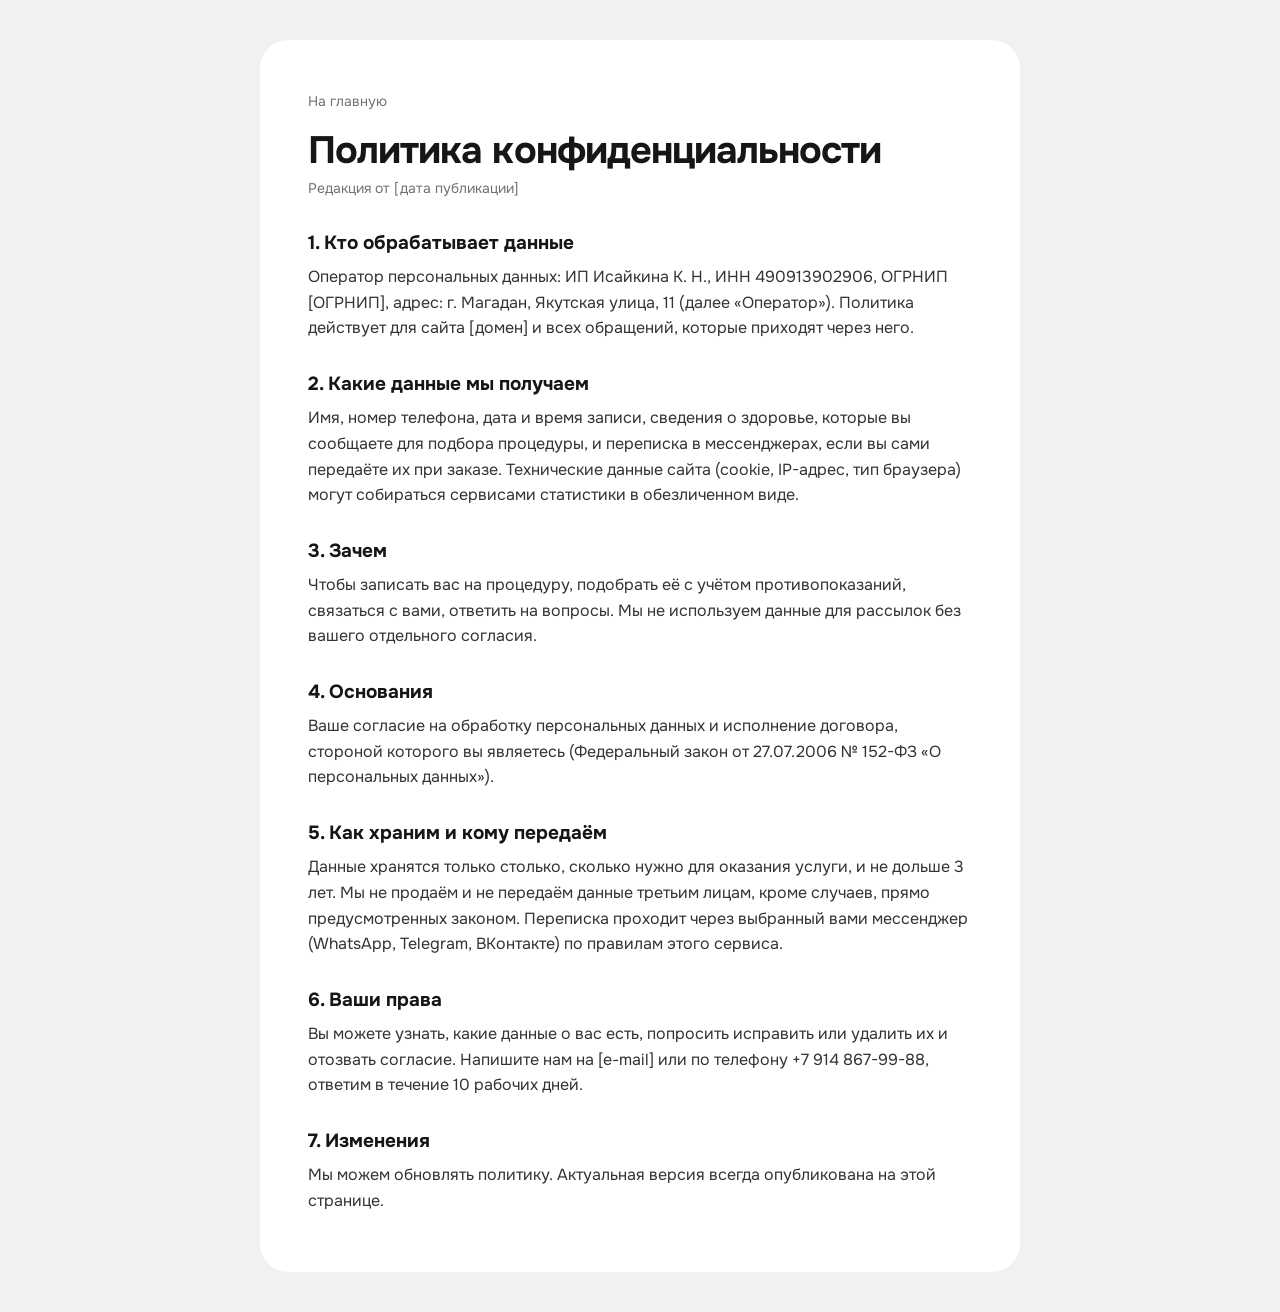
<file: privacy.html>
<!doctype html>
<html lang="ru">
<head>
<meta charset="utf-8">
<meta name="viewport" content="width=device-width, initial-scale=1">
<meta name="robots" content="noindex, nofollow">
<title>Политика конфиденциальности | Студии фитнеса Plastika</title>
<link rel="icon" href="data:image/svg+xml,%3Csvg xmlns='http://www.w3.org/2000/svg' viewBox='0 0 32 32'%3E%3Crect width='32' height='32' rx='16' fill='%235b21b6'/%3E%3Ctext x='16' y='22' text-anchor='middle' font-family='Arial Black,Arial' font-weight='900' font-size='17' fill='%23fff'%3EP%3C/text%3E%3C/svg%3E">
<link rel="stylesheet" href="https://fonts.googleapis.com/css2?family=Onest:wght@400;600;700&display=swap">
<link rel="stylesheet" href="doc.css">
</head>
<body>
<main class="doc">
  <a class="back" href="index.html">На главную</a>
  <h1>Политика конфиденциальности</h1>
  <p class="upd">Редакция от [дата публикации]</p>

  <h2>1. Кто обрабатывает данные</h2>
  <p>Оператор персональных данных: ИП Исайкина К. Н., ИНН 490913902906, ОГРНИП [ОГРНИП],
  адрес: г. Магадан, Якутская улица, 11 (далее «Оператор»). Политика действует для сайта [домен] и всех
  обращений, которые приходят через него.</p>

  <h2>2. Какие данные мы получаем</h2>
  <p>Имя, номер телефона, дата и время записи, сведения о здоровье, которые вы сообщаете для подбора процедуры, и переписка в
  мессенджерах, если вы сами передаёте их при заказе. Технические данные сайта (cookie, IP-адрес, тип
  браузера) могут собираться сервисами статистики в обезличенном виде.</p>

  <h2>3. Зачем</h2>
  <p>Чтобы записать вас на процедуру, подобрать её с учётом противопоказаний, связаться с вами,
  ответить на вопросы. Мы не используем данные для рассылок без вашего отдельного согласия.</p>

  <h2>4. Основания</h2>
  <p>Ваше согласие на обработку персональных данных и исполнение договора, стороной которого вы являетесь
  (Федеральный закон от 27.07.2006 № 152-ФЗ «О персональных данных»).</p>

  <h2>5. Как храним и кому передаём</h2>
  <p>Данные хранятся только столько, сколько нужно для оказания услуги, и не дольше 3 лет. Мы не продаём
  и не передаём данные третьим лицам, кроме случаев, прямо
  предусмотренных законом. Переписка проходит через выбранный вами мессенджер (WhatsApp, Telegram,
  ВКонтакте) по правилам этого сервиса.</p>

  <h2>6. Ваши права</h2>
  <p>Вы можете узнать, какие данные о вас есть, попросить исправить или удалить их и отозвать согласие.
  Напишите нам на [e-mail] или по телефону +7 914 867-99-88, ответим в течение 10 рабочих дней.</p>

  <h2>7. Изменения</h2>
  <p>Мы можем обновлять политику. Актуальная версия всегда опубликована на этой странице.</p>
</main>
</body>
</html>
</file>
<file: doc.css>
:root { --page: #f2f1ef; --card: #fff; --ink: #161616; --muted: #727272; --accent: #5b21b6 }
* { box-sizing: border-box }
body { margin: 0; background: var(--page); color: var(--ink); font: 400 16px/1.6 "Onest", system-ui, sans-serif; padding: 16px }
.doc { max-width: 760px; margin: 24px auto; background: var(--card); border-radius: 28px; padding: clamp(24px, 5vw, 48px) }
.back { color: var(--muted); text-decoration: none; font-size: 14px }
.back:hover { color: var(--ink) }
h1 { font-size: clamp(28px, 4vw, 38px); letter-spacing: -0.025em; line-height: 1.1; margin: 16px 0 6px }
h2 { font-size: 19px; margin: 28px 0 6px }
p { margin: 0 0 10px; color: #333 }
.upd { color: var(--muted); font-size: 14px }
</file>
